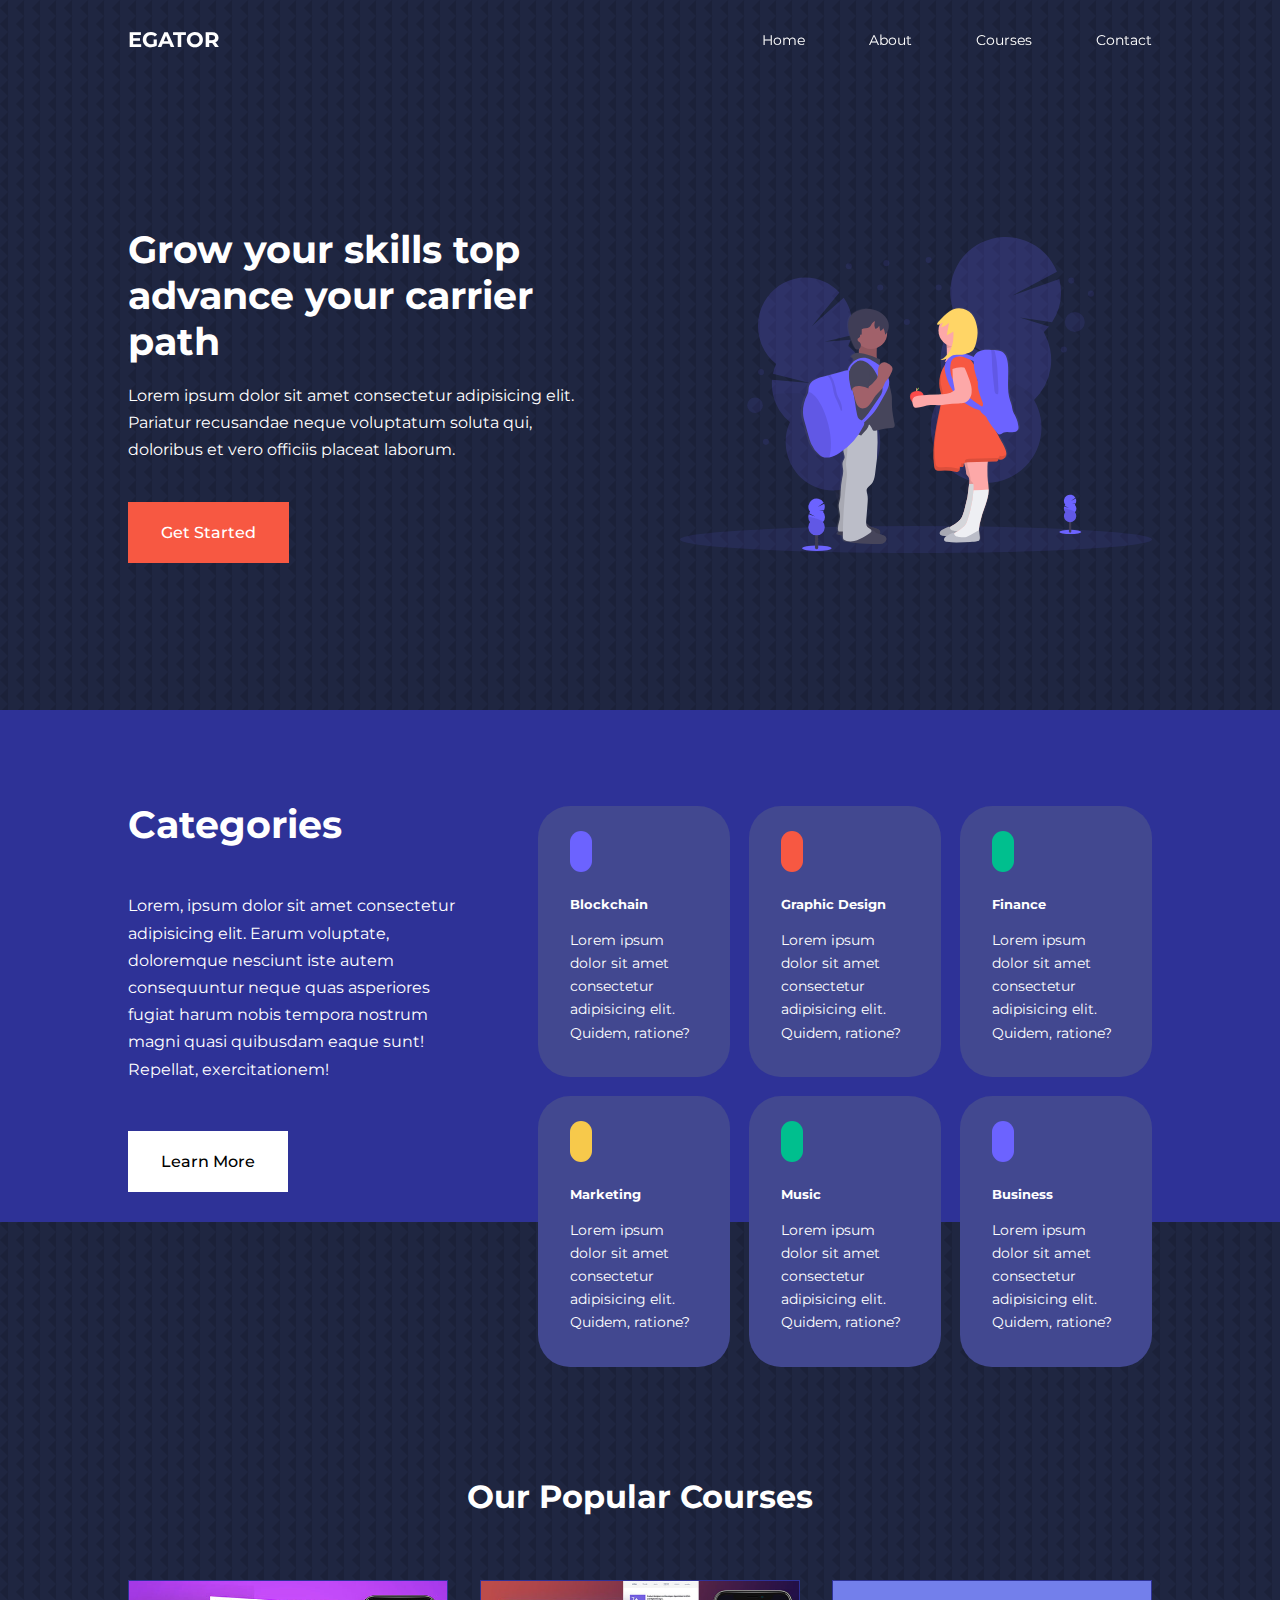
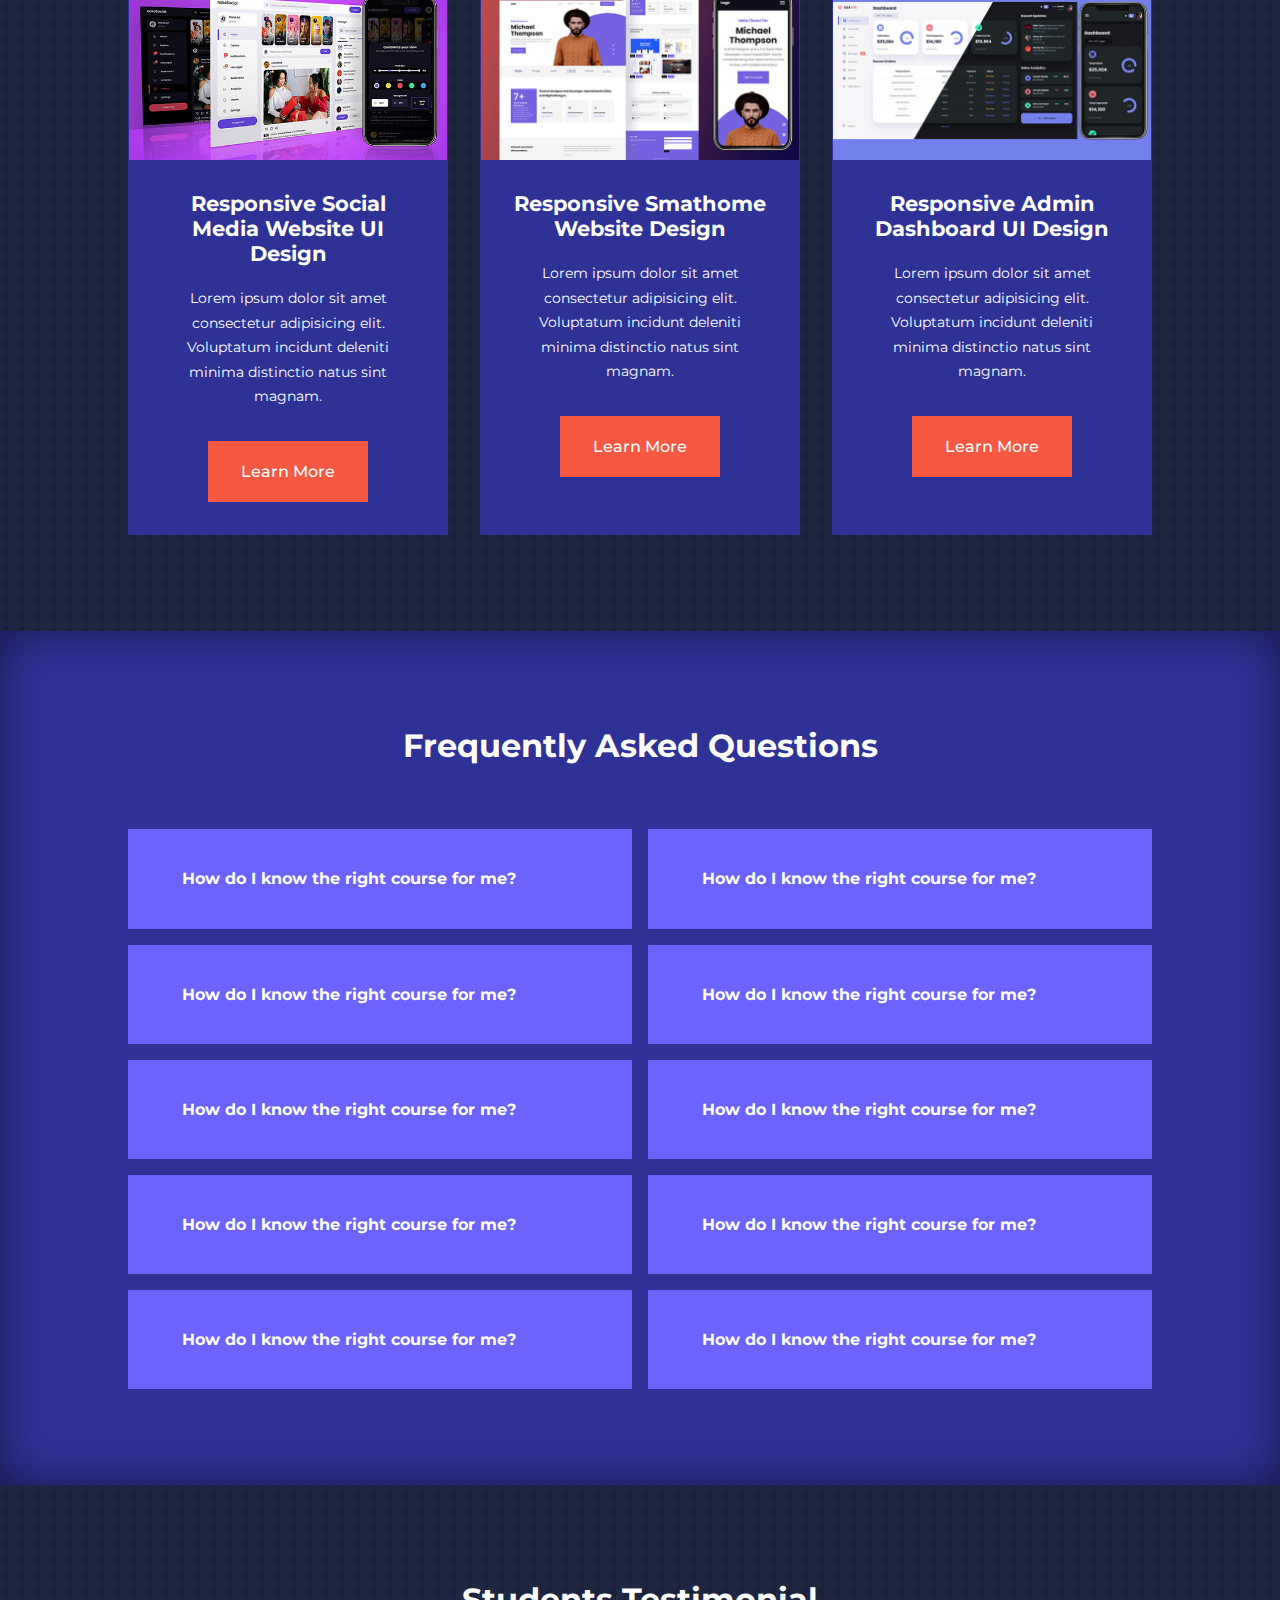
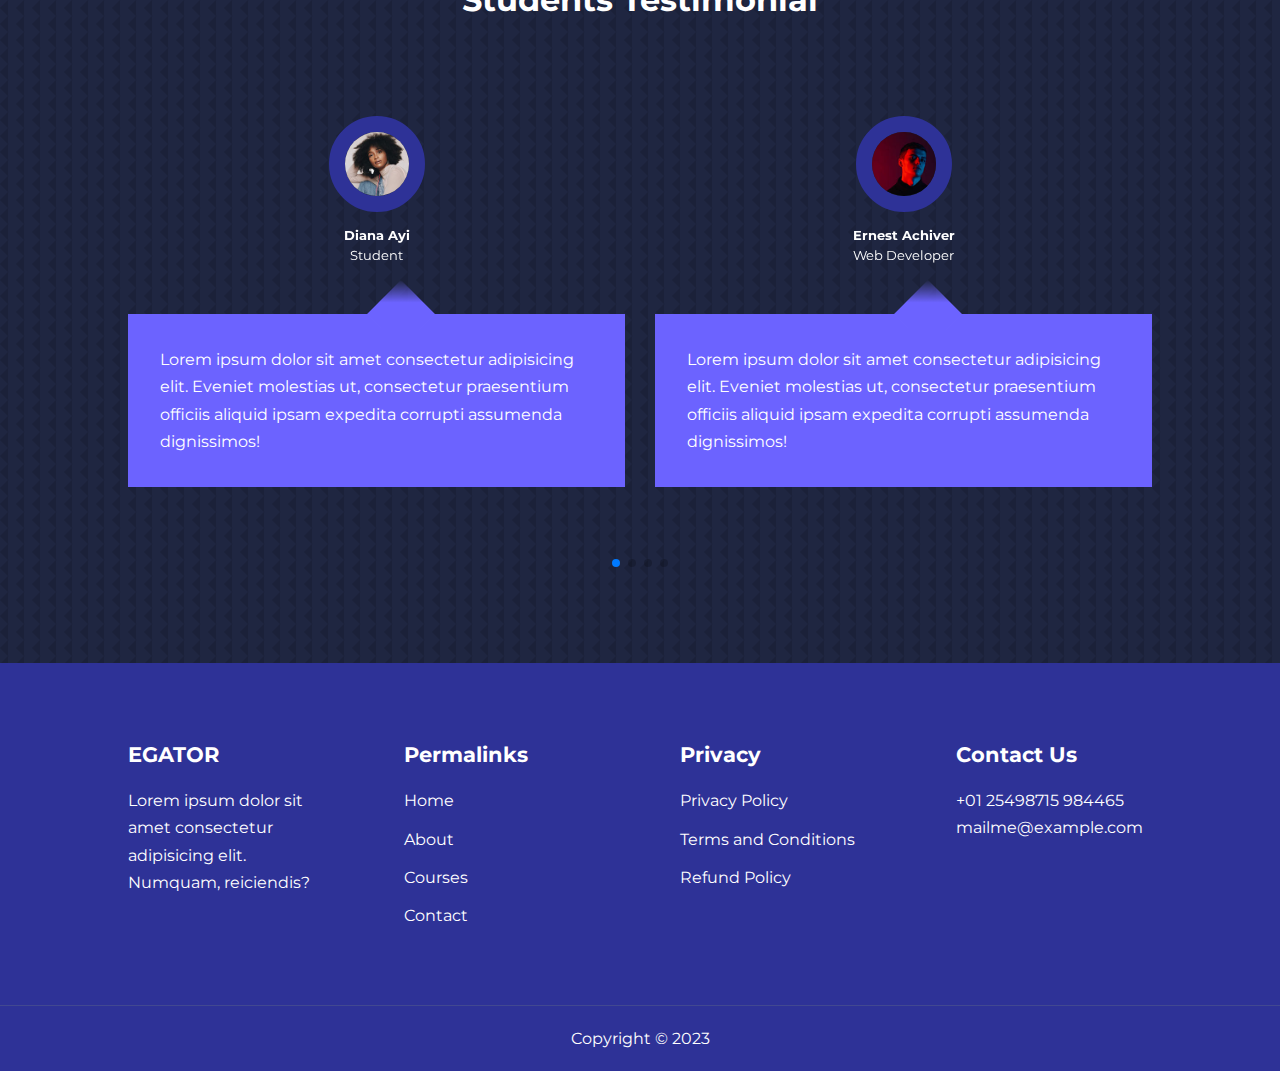
<file: index.html>
<!DOCTYPE html>
<html lang="en">
  <head>
    <meta charset="UTF-8" />
    <meta name="viewport" content="width=device-width, initial-scale=1.0" />
    <title>Educational Website</title>
    <link rel="stylesheet" href="./css/styles.css" />
    <link
      rel="stylesheet"
      href="https://unicons.iconscout.com/release/v4.0.8/css/line.css"
    />
    <link
      rel="stylesheet"
      href="https://unicons.iconscout.com/release/v4.0.8/css/solid.css"
    />
    <link rel="preconnect" href="https://fonts.googleapis.com" />
    <link rel="preconnect" href="https://fonts.gstatic.com" crossorigin />
    <link
      href="https://fonts.googleapis.com/css2?family=Montserrat:wght@300;400;500;600;700;800;900&display=swap"
      rel="stylesheet"
    />
    <link
      rel="stylesheet"
      href="https://cdn.jsdelivr.net/npm/swiper@11/swiper-bundle.min.css"
    />
    <style>
      body {
        background-image: url(./images/bg-texture.png);
      }
    </style>
  </head>
  <body>
    <nav>
      <div class="container nav__container">
        <a href="index.html"><h4>EGATOR</h4></a>
        <ul class="nav__menu">
          <li><a href="index.html">Home</a></li>
          <li><a href="about.html">About</a></li>
          <li><a href="courses.html">Courses</a></li>
          <li><a href="contact.html">Contact</a></li>
        </ul>
        <button id="open-menu-btn"><i class="uis uis-bars"></i></button>
        <button id="close-menu-btn"><i class="uis uis-multiply"></i></button>
      </div>
    </nav>

    <header>
      <div class="container header__container">
        <div class="header__left">
          <h1>Grow your skills top advance your carrier path</h1>
          <p>
            Lorem ipsum dolor sit amet consectetur adipisicing elit. Pariatur
            recusandae neque voluptatum soluta qui, doloribus et vero officiis
            placeat laborum.
          </p>
          <a href="courses.html" class="btn btn-primary">Get Started</a>
        </div>
        <div class="header__right">
          <div class="header__right-image">
            <img src="./images/header.svg" alt="header image" />
          </div>
        </div>
      </div>
    </header>

    <section class="categories">
      <div class="container categories__container">
        <div class="categories__left">
          <h1>Categories</h1>
          <p>
            Lorem, ipsum dolor sit amet consectetur adipisicing elit. Earum
            voluptate, doloremque nesciunt iste autem consequuntur neque quas
            asperiores fugiat harum nobis tempora nostrum magni quasi quibusdam
            eaque sunt! Repellat, exercitationem!
          </p>
          <a href="#" class="btn">Learn More</a>
        </div>
        <div class="categories__right">
          <article class="category">
            <span class="category__icon"
              ><i class="uil uil-bitcoin-circle"></i
            ></span>
            <h5>Blockchain</h5>
            <p>
              Lorem ipsum dolor sit amet consectetur adipisicing elit. Quidem,
              ratione?
            </p>
          </article>
          <article class="category">
            <span class="category__icon"><i class="uil uil-palette"></i></span>
            <h5>Graphic Design</h5>
            <p>
              Lorem ipsum dolor sit amet consectetur adipisicing elit. Quidem,
              ratione?
            </p>
          </article>
          <article class="category">
            <span class="category__icon"
              ><i class="uil uil-rupee-sign"></i
            ></span>
            <h5>Finance</h5>
            <p>
              Lorem ipsum dolor sit amet consectetur adipisicing elit. Quidem,
              ratione?
            </p>
          </article>
          <article class="category">
            <span class="category__icon"
              ><i class="uil uil-megaphone"></i
            ></span>
            <h5>Marketing</h5>
            <p>
              Lorem ipsum dolor sit amet consectetur adipisicing elit. Quidem,
              ratione?
            </p>
          </article>
          <article class="category">
            <span class="category__icon"
              ><i class="uil uil-headphones"></i
            ></span>
            <h5>Music</h5>
            <p>
              Lorem ipsum dolor sit amet consectetur adipisicing elit. Quidem,
              ratione?
            </p>
          </article>
          <article class="category">
            <span class="category__icon"
              ><i class="uil uil-briefcase"></i
            ></span>
            <h5>Business</h5>
            <p>
              Lorem ipsum dolor sit amet consectetur adipisicing elit. Quidem,
              ratione?
            </p>
          </article>
        </div>
      </div>
    </section>

    <section class="courses">
      <h2>Our Popular Courses</h2>
      <div class="container courses__container">
        <article class="course">
          <div class="course__image">
            <img src="./images/course1.jpg" alt="Course 1" />
            <div class="courses__info">
              <h4>Responsive Social Media Website UI Design</h4>
              <p>
                Lorem ipsum dolor sit amet consectetur adipisicing elit.
                Voluptatum incidunt deleniti minima distinctio natus sint
                magnam.
              </p>
              <a href="courses.html" class="btn btn-primary">Learn More</a>
            </div>
          </div>
        </article>
        <article class="course">
          <div class="course__image">
            <img src="./images/course2.jpg" alt="Course 2" />
            <div class="courses__info">
              <h4>Responsive Smathome Website Design</h4>
              <p>
                Lorem ipsum dolor sit amet consectetur adipisicing elit.
                Voluptatum incidunt deleniti minima distinctio natus sint
                magnam.
              </p>
              <a href="courses.html" class="btn btn-primary">Learn More</a>
            </div>
          </div>
        </article>
        <article class="course">
          <div class="course__image">
            <img src="./images/course3.jpg" alt="Course 3" />
            <div class="courses__info">
              <h4>Responsive Admin Dashboard UI Design</h4>
              <p>
                Lorem ipsum dolor sit amet consectetur adipisicing elit.
                Voluptatum incidunt deleniti minima distinctio natus sint
                magnam.
              </p>
              <a href="courses.html" class="btn btn-primary">Learn More</a>
            </div>
          </div>
        </article>
      </div>
    </section>

    <section class="faqs">
      <h2>Frequently Asked Questions</h2>
      <div class="container faqs__container">
        <article class="faq">
          <div class="faq__icon"><i class="uil uil-plus"></i></div>
          <div class="question__answer">
            <h4>How do I know the right course for me?</h4>
            <p>
              Lorem ipsum dolor sit amet consectetur adipisicing elit. Eligendi
              ex in architecto soluta laudantium quae veniam, esse dignissimos
              corrupti eos odit dolor totam nemo aliquam nulla corporis saepe
              recusandae velit!
            </p>
          </div>
        </article>
        <article class="faq">
          <div class="faq__icon"><i class="uil uil-plus"></i></div>
          <div class="question__answer">
            <h4>How do I know the right course for me?</h4>
            <p>
              Lorem ipsum dolor sit amet consectetur adipisicing elit. Eligendi
              ex in architecto soluta laudantium quae veniam, esse dignissimos
              corrupti eos odit dolor totam nemo aliquam nulla corporis saepe
              recusandae velit!
            </p>
          </div>
        </article>
        <article class="faq">
          <div class="faq__icon"><i class="uil uil-plus"></i></div>
          <div class="question__answer">
            <h4>How do I know the right course for me?</h4>
            <p>
              Lorem ipsum dolor sit amet consectetur adipisicing elit. Eligendi
              ex in architecto soluta laudantium quae veniam, esse dignissimos
              corrupti eos odit dolor totam nemo aliquam nulla corporis saepe
              recusandae velit!
            </p>
          </div>
        </article>
        <article class="faq">
          <div class="faq__icon"><i class="uil uil-plus"></i></div>
          <div class="question__answer">
            <h4>How do I know the right course for me?</h4>
            <p>
              Lorem ipsum dolor sit amet consectetur adipisicing elit. Eligendi
              ex in architecto soluta laudantium quae veniam, esse dignissimos
              corrupti eos odit dolor totam nemo aliquam nulla corporis saepe
              recusandae velit!
            </p>
          </div>
        </article>
        <article class="faq">
          <div class="faq__icon"><i class="uil uil-plus"></i></div>
          <div class="question__answer">
            <h4>How do I know the right course for me?</h4>
            <p>
              Lorem ipsum dolor sit amet consectetur adipisicing elit. Eligendi
              ex in architecto soluta laudantium quae veniam, esse dignissimos
              corrupti eos odit dolor totam nemo aliquam nulla corporis saepe
              recusandae velit!
            </p>
          </div>
        </article>
        <article class="faq">
          <div class="faq__icon"><i class="uil uil-plus"></i></div>
          <div class="question__answer">
            <h4>How do I know the right course for me?</h4>
            <p>
              Lorem ipsum dolor sit amet consectetur adipisicing elit. Eligendi
              ex in architecto soluta laudantium quae veniam, esse dignissimos
              corrupti eos odit dolor totam nemo aliquam nulla corporis saepe
              recusandae velit!
            </p>
          </div>
        </article>
        <article class="faq">
          <div class="faq__icon"><i class="uil uil-plus"></i></div>
          <div class="question__answer">
            <h4>How do I know the right course for me?</h4>
            <p>
              Lorem ipsum dolor sit amet consectetur adipisicing elit. Eligendi
              ex in architecto soluta laudantium quae veniam, esse dignissimos
              corrupti eos odit dolor totam nemo aliquam nulla corporis saepe
              recusandae velit!
            </p>
          </div>
        </article>
        <article class="faq">
          <div class="faq__icon"><i class="uil uil-plus"></i></div>
          <div class="question__answer">
            <h4>How do I know the right course for me?</h4>
            <p>
              Lorem ipsum dolor sit amet consectetur adipisicing elit. Eligendi
              ex in architecto soluta laudantium quae veniam, esse dignissimos
              corrupti eos odit dolor totam nemo aliquam nulla corporis saepe
              recusandae velit!
            </p>
          </div>
        </article>
        <article class="faq">
          <div class="faq__icon"><i class="uil uil-plus"></i></div>
          <div class="question__answer">
            <h4>How do I know the right course for me?</h4>
            <p>
              Lorem ipsum dolor sit amet consectetur adipisicing elit. Eligendi
              ex in architecto soluta laudantium quae veniam, esse dignissimos
              corrupti eos odit dolor totam nemo aliquam nulla corporis saepe
              recusandae velit!
            </p>
          </div>
        </article>
        <article class="faq">
          <div class="faq__icon"><i class="uil uil-plus"></i></div>
          <div class="question__answer">
            <h4>How do I know the right course for me?</h4>
            <p>
              Lorem ipsum dolor sit amet consectetur adipisicing elit. Eligendi
              ex in architecto soluta laudantium quae veniam, esse dignissimos
              corrupti eos odit dolor totam nemo aliquam nulla corporis saepe
              recusandae velit!
            </p>
          </div>
        </article>
      </div>
    </section>

    <section class="container testimonials__container mySwiper">
      <h2>Students Testimonial</h2>
      <div class="swiper-wrapper">
        <article class="testimonial swiper-slide">
          <div class="avatar">
            <img src="./images/avatar1.jpg" />
          </div>
          <div class="testimonial__info">
            <h5>Diana Ayi</h5>
            <small>Student</small>
          </div>
          <div class="testimonial__body">
            <p class="footer__p">
              Lorem ipsum dolor sit amet consectetur adipisicing elit. Eveniet
              molestias ut, consectetur praesentium officiis aliquid ipsam
              expedita corrupti assumenda dignissimos!
            </p>
          </div>
        </article>
        <article class="testimonial swiper-slide">
          <div class="avatar">
            <img src="./images/avatar2.jpg" />
          </div>
          <div class="testimonial__info">
            <h5>Ernest Achiver</h5>
            <small>Web Developer</small>
          </div>
          <div class="testimonial__body">
            <p class="footer__p">
              Lorem ipsum dolor sit amet consectetur adipisicing elit. Eveniet
              molestias ut, consectetur praesentium officiis aliquid ipsam
              expedita corrupti assumenda dignissimos!
            </p>
          </div>
        </article>
        <article class="testimonial swiper-slide">
          <div class="avatar">
            <img src="./images/avatar3.jpg" />
          </div>
          <div class="testimonial__info">
            <h5>Edem Quist</h5>
            <small>Student</small>
          </div>
          <div class="testimonial__body">
            <p class="footer__p">
              Lorem ipsum dolor sit amet consectetur adipisicing elit. Eveniet
              molestias ut, consectetur praesentium officiis aliquid ipsam
              expedita corrupti assumenda dignissimos!
            </p>
          </div>
        </article>
        <article class="testimonial swiper-slide">
          <div class="avatar">
            <img src="./images/avatar4.jpg" />
          </div>
          <div class="testimonial__info">
            <h5>Haijia Bintu</h5>
            <small>Student</small>
          </div>
          <div class="testimonial__body">
            <p class="footer__p">
              Lorem ipsum dolor sit amet consectetur adipisicing elit. Eveniet
              molestias ut, consectetur praesentium officiis aliquid ipsam
              expedita corrupti assumenda dignissimos!
            </p>
          </div>
        </article>
        <article class="testimonial swiper-slide">
          <div class="avatar">
            <img src="./images/avatar5.jpg" />
          </div>
          <div class="testimonial__info">
            <h5>Jane Doe</h5>
            <small>Student</small>
          </div>
          <div class="testimonial__body">
            <p class="footer__p">
              Lorem ipsum dolor sit amet consectetur adipisicing elit. Eveniet
              molestias ut, consectetur praesentium officiis aliquid ipsam
              expedita corrupti assumenda dignissimos!
            </p>
          </div>
        </article>
      </div>
      <div class="swiper-pagination"></div>
    </section>

    <footer class="footer">
      <div class="container footer__container">
        <div class="footer__1">
          <a href="index.html" class="footer__logo"><h4>EGATOR</h4></a>
          <p class="footer__p">
            Lorem ipsum dolor sit amet consectetur adipisicing elit. Numquam,
            reiciendis?
          </p>
        </div>
        <div class="footer__2">
          <h4>Permalinks</h4>
          <ul class="premalinks">
            <li class="footer__p"><a href="index.html">Home</a></li>
            <li class="footer__p"><a href="about.html">About</a></li>
            <li class="footer__p"><a href="courses.html">Courses</a></li>
            <li class="footer__p"><a href="contact.html">Contact</a></li>
          </ul>
        </div>
        <div class="footer__3">
          <h4>Privacy</h4>
          <ul class="privacy">
            <li class="footer__p"><a href="#">Privacy Policy</a></li>
            <li class="footer__p"><a href="#">Terms and Conditions</a></li>
            <li class="footer__p"><a href="#">Refund Policy</a></li>
          </ul>
        </div>

        <div class="footer__4">
          <h4>Contact Us</h4>
          <div>
            <p class="footer__p">+01 25498715 984465</p>
            <p class="footer__p">mailme@example.com</p>
          </div>
          <ul class="footer__socials">
            <li>
              <a href="#"><i class="uil uil-facebook-f"></i></a>
            </li>
            <li>
              <a href="#"><i class="uil uil-instagram-alt"></i></a>
            </li>
            <li>
              <a href="#"><i class="uil uil-twitter"></i></a>
            </li>
            <li>
              <a href="#"><i class="uil uil-linkedin-alt"></i></a>
            </li>
          </ul>
        </div>
      </div>
      <div class="footer__copyright">
        <small class="footer__p">Copyright &copy; 2023</small>
      </div>
    </footer>

    <script src="https://cdn.jsdelivr.net/npm/swiper@11/swiper-bundle.min.js"></script>
    <script src="main.js"></script>
    <script>
      var swiper = new Swiper(".mySwiper", {
        slidesPerView: 1,
        spaceBetween: 30,
        pagination: {
          el: ".swiper-pagination",
          clickable: true,
        },

        breakpoints: {
          600: {
            slidesPerView: 2,
          },
        },
      });
    </script>
  </body>
</html>
</file>
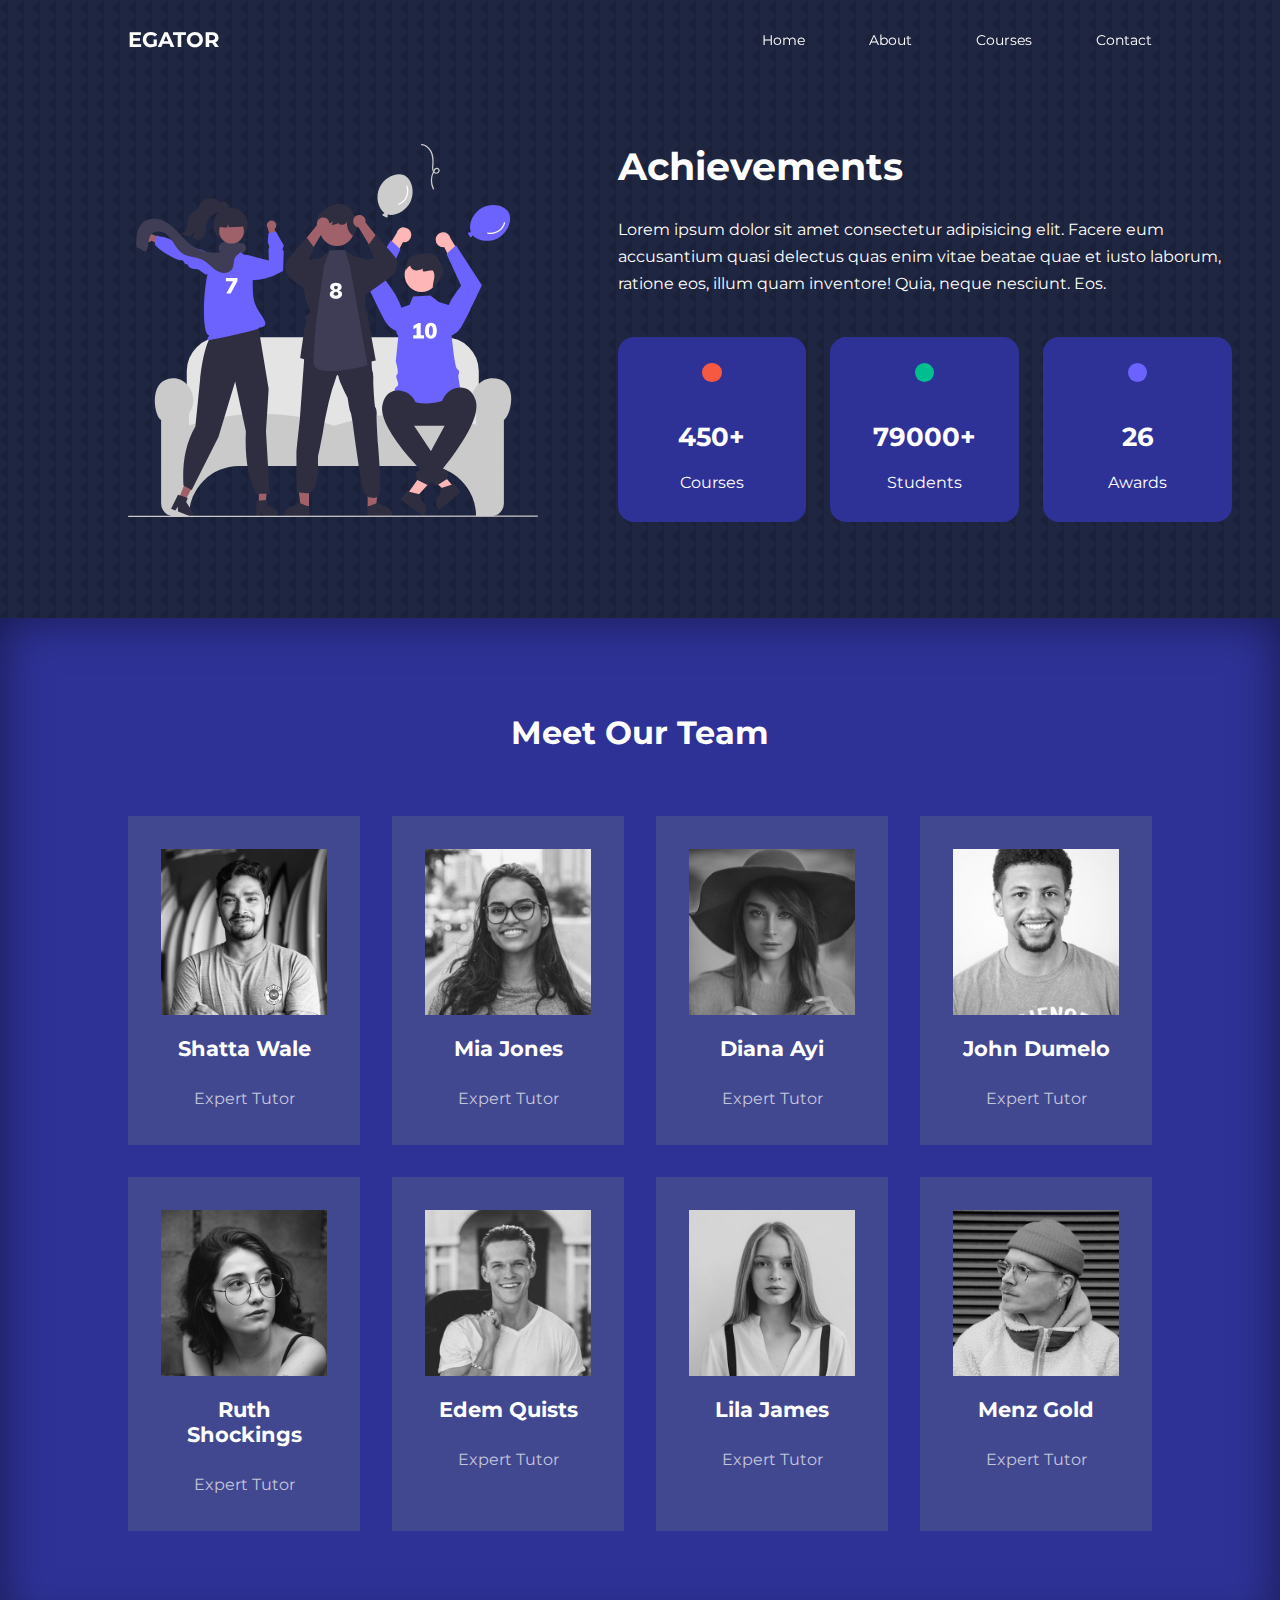
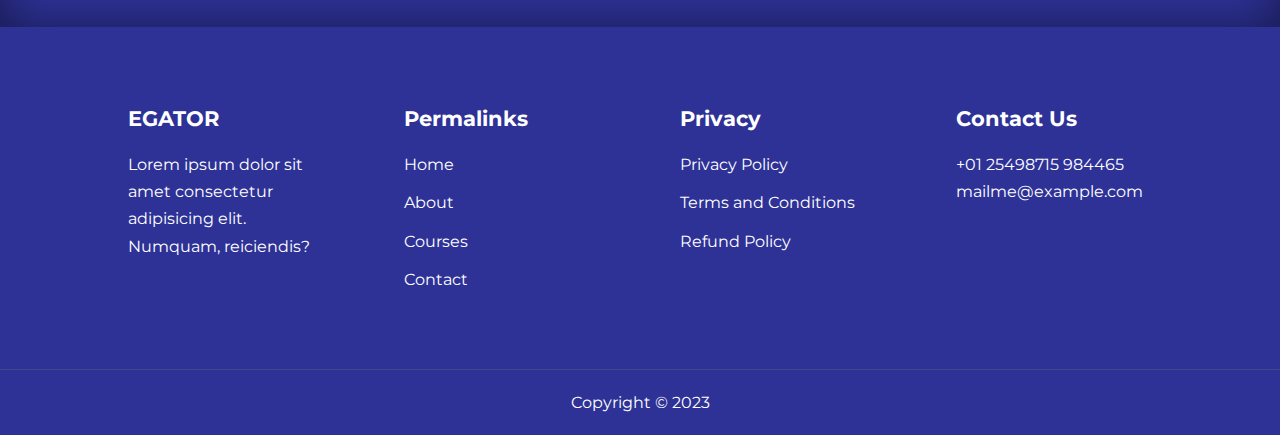
<file: about.html>
<!DOCTYPE html>
<html lang="en">
  <head>
    <meta charset="UTF-8" />
    <meta name="viewport" content="width=device-width, initial-scale=1.0" />
    <title>Educational Website</title>
    <link rel="stylesheet" href="./css/styles.css" />
    <link
      rel="stylesheet"
      href="https://unicons.iconscout.com/release/v4.0.8/css/line.css"
    />
    <link
      rel="stylesheet"
      href="https://unicons.iconscout.com/release/v4.0.8/css/solid.css"
    />
    <link rel="preconnect" href="https://fonts.googleapis.com" />
    <link rel="preconnect" href="https://fonts.gstatic.com" crossorigin />
    <link
      href="https://fonts.googleapis.com/css2?family=Montserrat:wght@300;400;500;600;700;800;900&display=swap"
      rel="stylesheet"
    />
    <link
      rel="stylesheet"
      href="https://cdn.jsdelivr.net/npm/swiper@11/swiper-bundle.min.css"
    />
    <link rel="stylesheet" href="./css/about.css" />
    <style>
      body {
        background-image: url(./images/bg-texture.png);
      }
    </style>
  </head>

  <body>
    <nav>
      <div class="container nav__container">
        <a href="index.html"><h4>EGATOR</h4></a>
        <ul class="nav__menu">
          <li><a href="index.html">Home</a></li>
          <li><a href="about.html">About</a></li>
          <li><a href="courses.html">Courses</a></li>
          <li><a href="contact.html">Contact</a></li>
        </ul>
        <button id="open-menu-btn"><i class="uis uis-bars"></i></button>
        <button id="close-menu-btn"><i class="uis uis-multiply"></i></button>
      </div>
    </nav>

    <section class="about__achievements">
      <div class="container about__achievements-container">
        <div class="about__achievements-left">
          <img src="./images/about achievements.svg" alt="" />
        </div>
        <div class="about__achievements-right">
          <h1>Achievements</h1>
          <p>
            Lorem ipsum dolor sit amet consectetur adipisicing elit. Facere eum
            accusantium quasi delectus quas enim vitae beatae quae et iusto
            laborum, ratione eos, illum quam inventore! Quia, neque nesciunt.
            Eos.
          </p>
          <div class="achievements__cards">
            <article class="achievement__card">
              <span class="achievement__icon">
                <i class="uil uil-video"></i>
              </span>
              <h3>450+</h3>
              <p>Courses</p>
            </article>
            <article class="achievement__card">
              <span class="achievement__icon">
                <i class="uil uil-users-alt"></i>
              </span>
              <h3>79000+</h3>
              <p>Students</p>
            </article>
            <article class="achievement__card">
              <span class="achievement__icon">
                <i class="uil uil-trophy"></i>
              </span>
              <h3>26</h3>
              <p>Awards</p>
            </article>
          </div>
        </div>
      </div>
    </section>

    <section class="team">
      <h2>Meet Our Team</h2>
      <div class="container team__container">
        <article class="team__member">
          <div class="team__member-image">
            <img src="./images/tm1.jpg" />
          </div>
          <div class="team__member-info">
            <h4>Shatta Wale</h4>
            <p>Expert Tutor</p>
          </div>
          <div class="team__member-socials">
            <a href="http://instagram.com" target="_blank"
              ><i class="uil uil-instagram"></i
            ></a>
            <a href="http://twitter.com" target="_blank"
              ><i class="uil uil-twitter-alt"></i
            ></a>
            <a href="http://linkedin.com" target="_blank"
              ><i class="uil uil-linkedin-alt"></i
            ></a>
          </div>
        </article>
        <article class="team__member">
          <div class="team__member-image">
            <img src="./images/tm2.jpg" />
          </div>
          <div class="team__member-info">
            <h4>Mia Jones</h4>
            <p>Expert Tutor</p>
          </div>
          <div class="team__member-socials">
            <a href="http://instagram.com" target="_blank"
              ><i class="uil uil-instagram"></i
            ></a>
            <a href="http://twitter.com" target="_blank"
              ><i class="uil uil-twitter-alt"></i
            ></a>
            <a href="http://linkedin.com" target="_blank"
              ><i class="uil uil-linkedin-alt"></i
            ></a>
          </div>
        </article>
        <article class="team__member">
          <div class="team__member-image">
            <img src="./images/tm3.jpg" />
          </div>
          <div class="team__member-info">
            <h4>Diana Ayi</h4>
            <p>Expert Tutor</p>
          </div>
          <div class="team__member-socials">
            <a href="http://instagram.com" target="_blank"
              ><i class="uil uil-instagram"></i
            ></a>
            <a href="http://twitter.com" target="_blank"
              ><i class="uil uil-twitter-alt"></i
            ></a>
            <a href="http://linkedin.com" target="_blank"
              ><i class="uil uil-linkedin-alt"></i
            ></a>
          </div>
        </article>
        <article class="team__member">
          <div class="team__member-image">
            <img src="./images/tm4.jpg" />
          </div>
          <div class="team__member-info">
            <h4>John Dumelo</h4>
            <p>Expert Tutor</p>
          </div>
          <div class="team__member-socials">
            <a href="http://instagram.com" target="_blank"
              ><i class="uil uil-instagram"></i
            ></a>
            <a href="http://twitter.com" target="_blank"
              ><i class="uil uil-twitter-alt"></i
            ></a>
            <a href="http://linkedin.com" target="_blank"
              ><i class="uil uil-linkedin-alt"></i
            ></a>
          </div>
        </article>
        <article class="team__member">
          <div class="team__member-image">
            <img src="./images/tm5.jpg" />
          </div>
          <div class="team__member-info">
            <h4>Ruth Shockings</h4>
            <p>Expert Tutor</p>
          </div>
          <div class="team__member-socials">
            <a href="http://instagram.com" target="_blank"
              ><i class="uil uil-instagram"></i
            ></a>
            <a href="http://twitter.com" target="_blank"
              ><i class="uil uil-twitter-alt"></i
            ></a>
            <a href="http://linkedin.com" target="_blank"
              ><i class="uil uil-linkedin-alt"></i
            ></a>
          </div>
        </article>
        <article class="team__member">
          <div class="team__member-image">
            <img src="./images/tm6.jpg" />
          </div>
          <div class="team__member-info">
            <h4>Edem Quists</h4>
            <p>Expert Tutor</p>
          </div>
          <div class="team__member-socials">
            <a href="http://instagram.com" target="_blank"
              ><i class="uil uil-instagram"></i
            ></a>
            <a href="http://twitter.com" target="_blank"
              ><i class="uil uil-twitter-alt"></i
            ></a>
            <a href="http://linkedin.com" target="_blank"
              ><i class="uil uil-linkedin-alt"></i
            ></a>
          </div>
        </article>
        <article class="team__member">
          <div class="team__member-image">
            <img src="./images/tm7.jpg" />
          </div>
          <div class="team__member-info">
            <h4>Lila James</h4>
            <p>Expert Tutor</p>
          </div>
          <div class="team__member-socials">
            <a href="http://instagram.com" target="_blank"
              ><i class="uil uil-instagram"></i
            ></a>
            <a href="http://twitter.com" target="_blank"
              ><i class="uil uil-twitter-alt"></i
            ></a>
            <a href="http://linkedin.com" target="_blank"
              ><i class="uil uil-linkedin-alt"></i
            ></a>
          </div>
        </article>
        <article class="team__member">
          <div class="team__member-image">
            <img src="./images/tm8.jpg" />
          </div>
          <div class="team__member-info">
            <h4>Menz Gold</h4>
            <p>Expert Tutor</p>
          </div>
          <div class="team__member-socials">
            <a href="http://instagram.com" target="_blank"
              ><i class="uil uil-instagram"></i
            ></a>
            <a href="http://twitter.com" target="_blank"
              ><i class="uil uil-twitter-alt"></i
            ></a>
            <a href="http://linkedin.com" target="_blank"
              ><i class="uil uil-linkedin-alt"></i
            ></a>
          </div>
        </article>
      </div>
    </section>

    <footer class="footer">
      <div class="container footer__container">
        <div class="footer__1">
          <a href="index.html" class="footer__logo"><h4>EGATOR</h4></a>
          <p class="footer__p">
            Lorem ipsum dolor sit amet consectetur adipisicing elit. Numquam,
            reiciendis?
          </p>
        </div>
        <div class="footer__2">
          <h4>Permalinks</h4>
          <ul class="premalinks">
            <li class="footer__p"><a href="index.html">Home</a></li>
            <li class="footer__p"><a href="about.html">About</a></li>
            <li class="footer__p"><a href="courses.html">Courses</a></li>
            <li class="footer__p"><a href="contact.html">Contact</a></li>
          </ul>
        </div>
        <div class="footer__3">
          <h4>Privacy</h4>
          <ul class="privacy">
            <li class="footer__p"><a href="#">Privacy Policy</a></li>
            <li class="footer__p"><a href="#">Terms and Conditions</a></li>
            <li class="footer__p"><a href="#">Refund Policy</a></li>
          </ul>
        </div>

        <div class="footer__4">
          <h4>Contact Us</h4>
          <div>
            <p class="footer__p">+01 25498715 984465</p>
            <p class="footer__p">mailme@example.com</p>
          </div>
          <ul class="footer__socials">
            <li>
              <a href="#"><i class="uil uil-facebook-f"></i></a>
            </li>
            <li>
              <a href="#"><i class="uil uil-instagram-alt"></i></a>
            </li>
            <li>
              <a href="#"><i class="uil uil-twitter"></i></a>
            </li>
            <li>
              <a href="#"><i class="uil uil-linkedin-alt"></i></a>
            </li>
          </ul>
        </div>
      </div>
      <div class="footer__copyright">
        <small class="footer__p">Copyright &copy; 2023</small>
      </div>
    </footer>

    <script src="main.js"></script>
  </body>
</html>
</file>
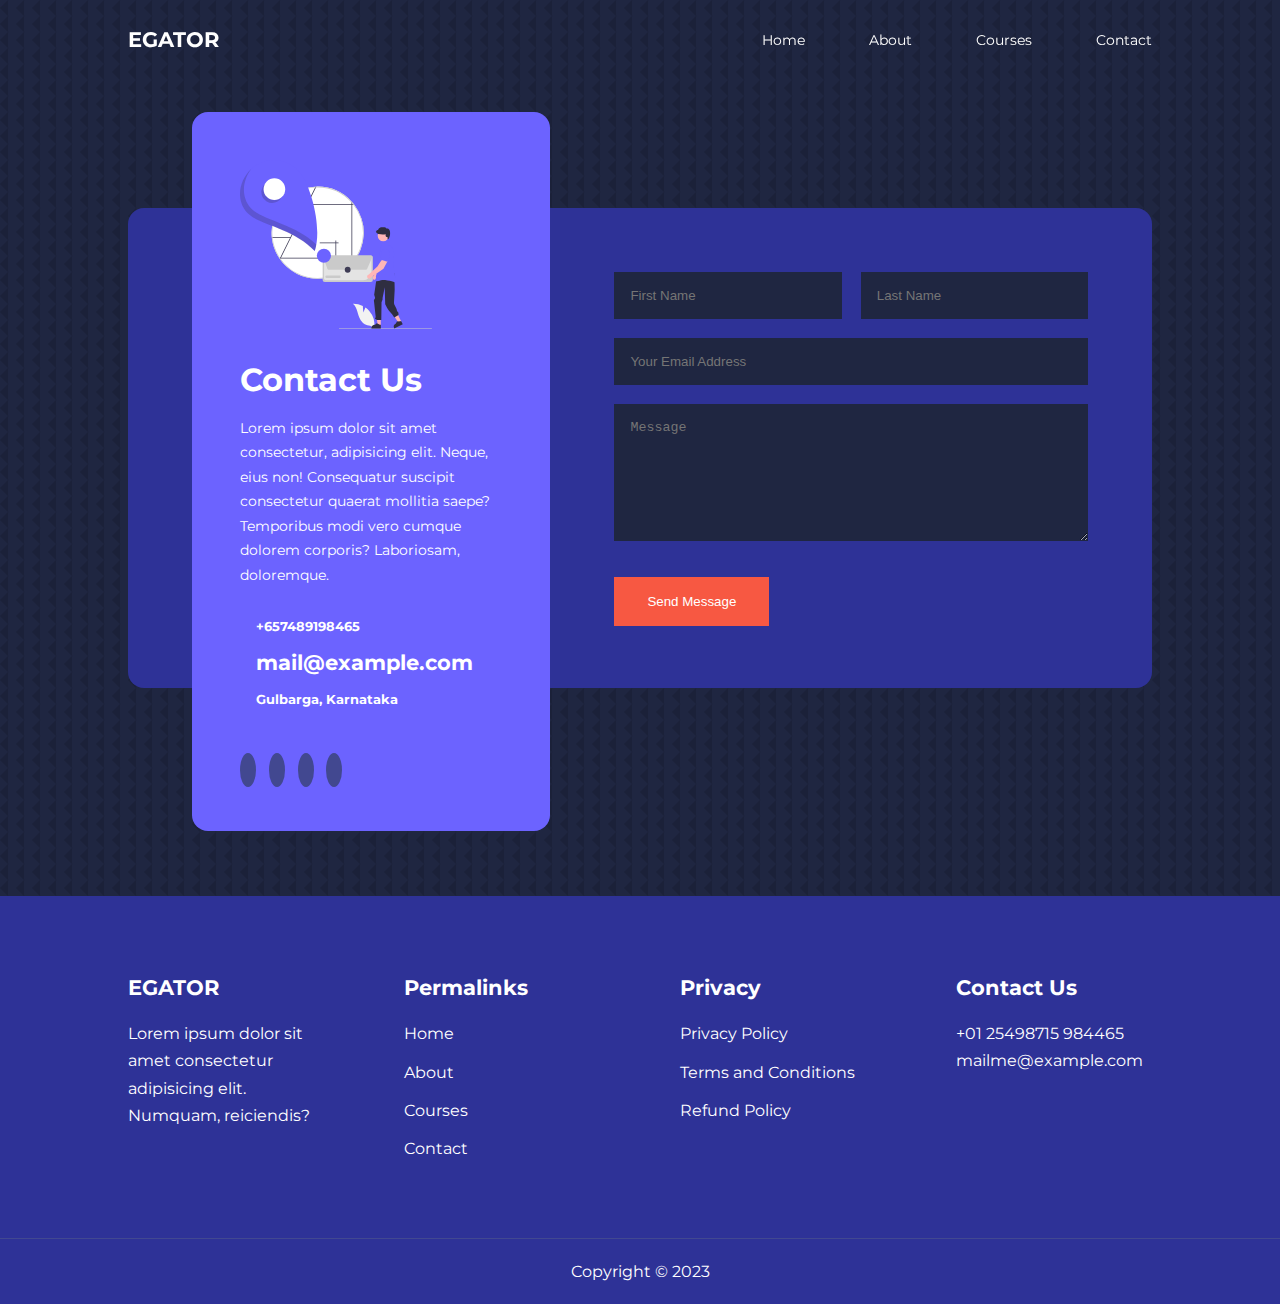
<file: contact.html>
<!DOCTYPE html>
<html lang="en">
  <head>
    <meta charset="UTF-8" />
    <meta name="viewport" content="width=device-width, initial-scale=1.0" />
    <title>Educational Website</title>
    <link rel="stylesheet" href="./css/styles.css" />
    <link rel="stylesheet" href="./css/contact.css" />
    <link
      rel="stylesheet"
      href="https://unicons.iconscout.com/release/v4.0.8/css/line.css"
    />
    <link
      rel="stylesheet"
      href="https://unicons.iconscout.com/release/v4.0.8/css/solid.css"
    />
    <link rel="preconnect" href="https://fonts.googleapis.com" />
    <link rel="preconnect" href="https://fonts.gstatic.com" crossorigin />
    <link
      href="https://fonts.googleapis.com/css2?family=Montserrat:wght@300;400;500;600;700;800;900&display=swap"
      rel="stylesheet"
    />
    <link
      rel="stylesheet"
      href="https://cdn.jsdelivr.net/npm/swiper@11/swiper-bundle.min.css"
    />
    <style>
      body {
        background-image: url(./images/bg-texture.png);
      }
    </style>
  </head>
  <body>
    <nav>
      <div class="container nav__container">
        <a href="index.html"><h4>EGATOR</h4></a>
        <ul class="nav__menu">
          <li><a href="index.html">Home</a></li>
          <li><a href="about.html">About</a></li>
          <li><a href="courses.html">Courses</a></li>
          <li><a href="contact.html">Contact</a></li>
        </ul>
        <button id="open-menu-btn"><i class="uis uis-bars"></i></button>
        <button id="close-menu-btn"><i class="uis uis-multiply"></i></button>
      </div>
    </nav>

    <section class="contact">
      <div class="container contact__container">
        <aside class="contact__aside">
          <div class="aside__image">
            <img src="./images/contact.svg" alt="" />
          </div>
          <h2>Contact Us</h2>
          <p>
            Lorem ipsum dolor sit amet consectetur, adipisicing elit. Neque,
            eius non! Consequatur suscipit consectetur quaerat mollitia saepe?
            Temporibus modi vero cumque dolorem corporis? Laboriosam,
            doloremque.
          </p>
          <ul class="contact__details">
            <li>
              <i class="uil uil-phone-times"></i>
              <h5>+657489198465</h5>
            </li>
            <li>
              <i class="uil uil-envelope"></i>
              <h4>mail@example.com</h4>
            </li>
            <li>
              <i class="uil uil-location-point"></i>
              <h5>Gulbarga, Karnataka</h5>
            </li>
          </ul>
          <ul class="contact__socials">
            <li>
              <a href="facebook.com"><i class="uil uil-facebook-f"></i></a>
            </li>
            <li>
              <a href="instagram.com"><i class="uil uil-instagram"></i></a>
            </li>
            <li>
              <a href="twitter.com"><i class="uil uil-twitter"></i></a>
            </li>
            <li>
              <a href="linkedin.com"><i class="uil uil-linkedin-alt"></i></a>
            </li>
          </ul>
        </aside>

        <form class="contact__form">
          <div class="form__name">
            <input
              type="text"
              name="First Name"
              placeholder="First Name"
              required
            />
            <input
              type="text"
              name="Last Name"
              placeholder="Last Name"
              required
            />
          </div>
          <input
            type="email"
            name="Email Address"
            placeholder="Your Email Address"
            required
          />

          <textarea
            name="Message"
            rows="7"
            required
            placeholder="Message"
          ></textarea>
          <button type="submit" class="btn btn-primary">Send Message</button>
        </form>
      </div>
    </section>

    <footer class="footer">
      <div class="container footer__container">
        <div class="footer__1">
          <a href="index.html" class="footer__logo"><h4>EGATOR</h4></a>
          <p class="footer__p">
            Lorem ipsum dolor sit amet consectetur adipisicing elit. Numquam,
            reiciendis?
          </p>
        </div>
        <div class="footer__2">
          <h4>Permalinks</h4>
          <ul class="premalinks">
            <li class="footer__p"><a href="index.html">Home</a></li>
            <li class="footer__p"><a href="about.html">About</a></li>
            <li class="footer__p"><a href="courses.html">Courses</a></li>
            <li class="footer__p"><a href="contact.html">Contact</a></li>
          </ul>
        </div>
        <div class="footer__3">
          <h4>Privacy</h4>
          <ul class="privacy">
            <li class="footer__p"><a href="#">Privacy Policy</a></li>
            <li class="footer__p"><a href="#">Terms and Conditions</a></li>
            <li class="footer__p"><a href="#">Refund Policy</a></li>
          </ul>
        </div>

        <div class="footer__4">
          <h4>Contact Us</h4>
          <div>
            <p class="footer__p">+01 25498715 984465</p>
            <p class="footer__p">mailme@example.com</p>
          </div>
          <ul class="footer__socials">
            <li>
              <a href="#"><i class="uil uil-facebook-f"></i></a>
            </li>
            <li>
              <a href="#"><i class="uil uil-instagram-alt"></i></a>
            </li>
            <li>
              <a href="#"><i class="uil uil-twitter"></i></a>
            </li>
            <li>
              <a href="#"><i class="uil uil-linkedin-alt"></i></a>
            </li>
          </ul>
        </div>
      </div>
      <div class="footer__copyright">
        <small class="footer__p">Copyright &copy; 2023</small>
      </div>
    </footer>

    <script src="main.js"></script>
  </body>
</html>
</file>
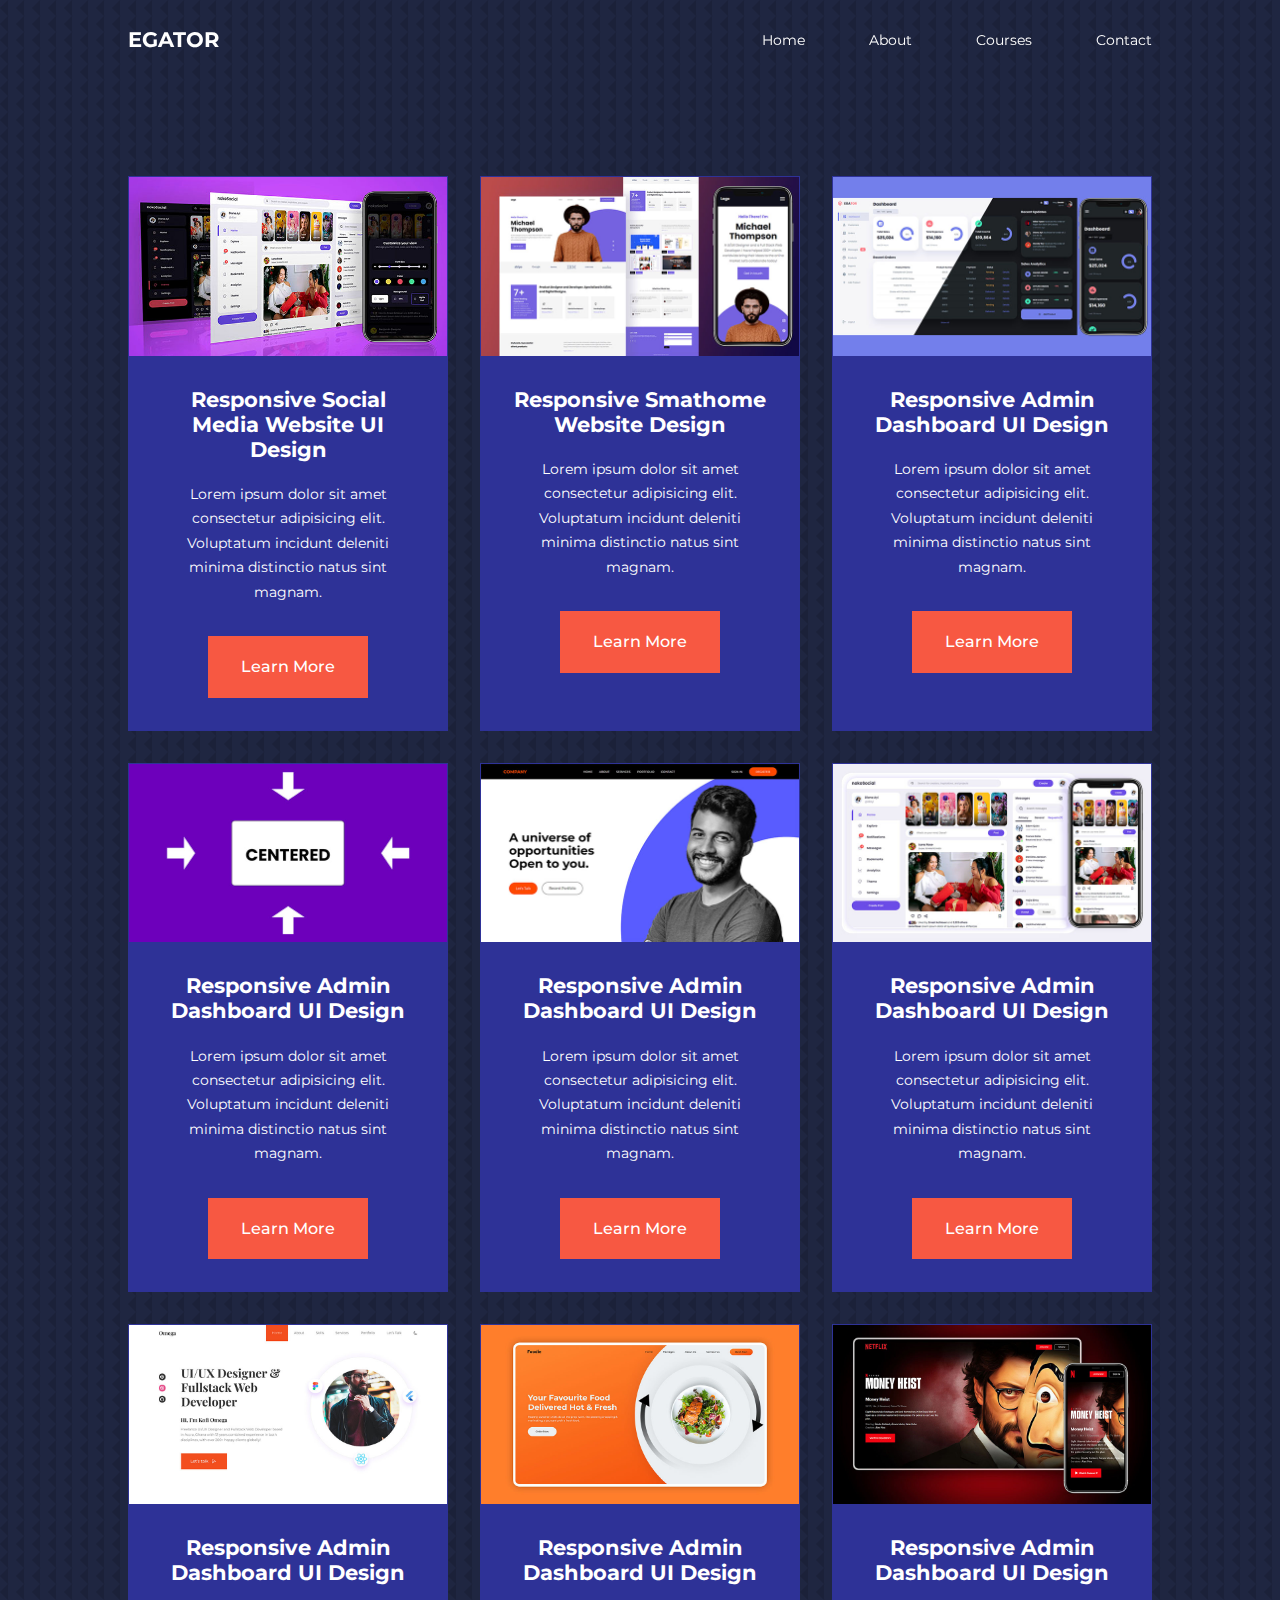
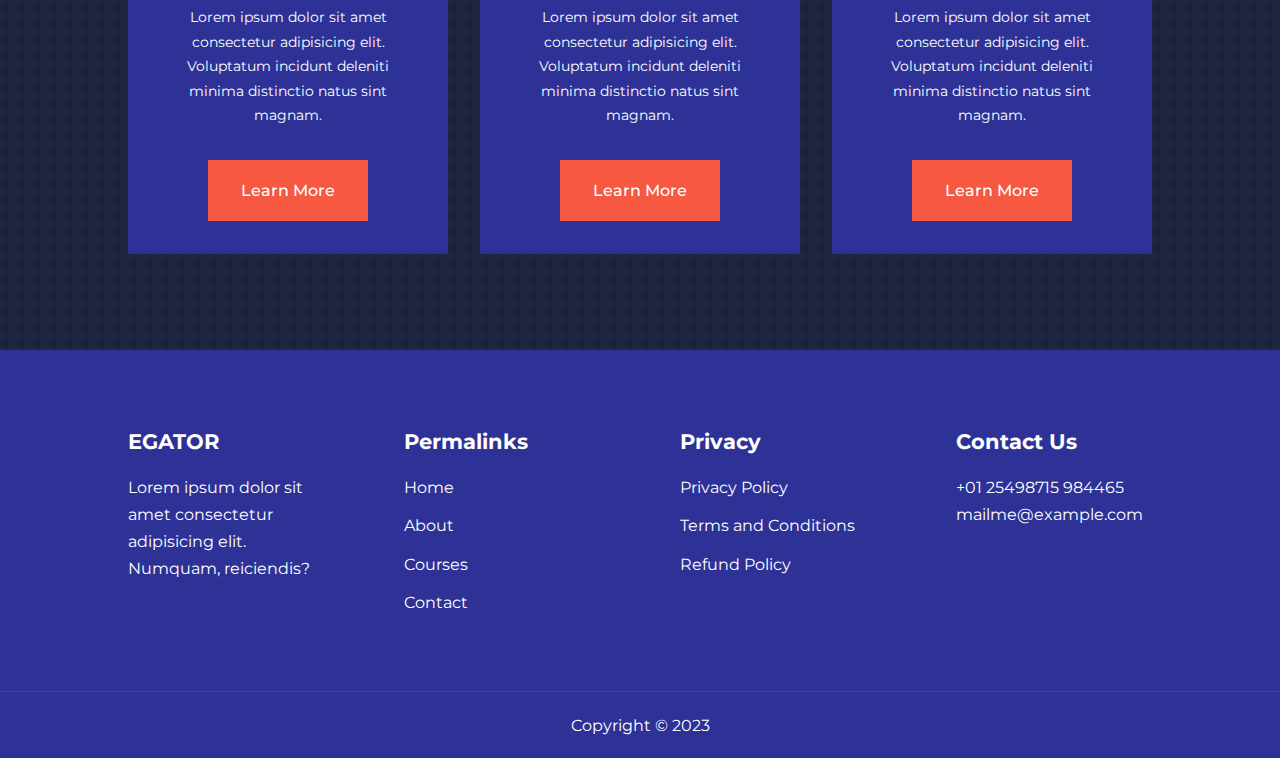
<file: courses.html>
<!DOCTYPE html>
<html lang="en">
  <head>
    <meta charset="UTF-8" />
    <meta name="viewport" content="width=device-width, initial-scale=1.0" />
    <title>Educational Website</title>
    <link rel="stylesheet" href="./css/styles.css" />
    <link
      rel="stylesheet"
      href="https://unicons.iconscout.com/release/v4.0.8/css/line.css"
    />
    <link
      rel="stylesheet"
      href="https://unicons.iconscout.com/release/v4.0.8/css/solid.css"
    />
    <link rel="preconnect" href="https://fonts.googleapis.com" />
    <link rel="preconnect" href="https://fonts.gstatic.com" crossorigin />
    <link
      href="https://fonts.googleapis.com/css2?family=Montserrat:wght@300;400;500;600;700;800;900&display=swap"
      rel="stylesheet"
    />
    <link
      rel="stylesheet"
      href="https://cdn.jsdelivr.net/npm/swiper@11/swiper-bundle.min.css"
    />
    <style>
      .courses {
        margin-top: 5rem;
      }
      body {
        background-image: url(./images/bg-texture.png);
      }
    </style>
  </head>

  <body>
    <nav>
      <div class="container nav__container">
        <a href="index.html"><h4>EGATOR</h4></a>
        <ul class="nav__menu">
          <li><a href="index.html">Home</a></li>
          <li><a href="about.html">About</a></li>
          <li><a href="courses.html">Courses</a></li>
          <li><a href="contact.html">Contact</a></li>
        </ul>
        <button id="open-menu-btn"><i class="uis uis-bars"></i></button>
        <button id="close-menu-btn"><i class="uis uis-multiply"></i></button>
      </div>
    </nav>

    <section class="courses">
      <div class="container courses__container">
        <article class="course">
          <div class="course__image">
            <img src="./images/course1.jpg" alt="Course 1" />
            <div class="courses__info">
              <h4>Responsive Social Media Website UI Design</h4>
              <p>
                Lorem ipsum dolor sit amet consectetur adipisicing elit.
                Voluptatum incidunt deleniti minima distinctio natus sint
                magnam.
              </p>
              <a href="courses.html" class="btn btn-primary">Learn More</a>
            </div>
          </div>
        </article>
        <article class="course">
          <div class="course__image">
            <img src="./images/course2.jpg" alt="Course 2" />
            <div class="courses__info">
              <h4>Responsive Smathome Website Design</h4>
              <p>
                Lorem ipsum dolor sit amet consectetur adipisicing elit.
                Voluptatum incidunt deleniti minima distinctio natus sint
                magnam.
              </p>
              <a href="courses.html" class="btn btn-primary">Learn More</a>
            </div>
          </div>
        </article>
        <article class="course">
          <div class="course__image">
            <img src="./images/course3.jpg" alt="Course 3" />
            <div class="courses__info">
              <h4>Responsive Admin Dashboard UI Design</h4>
              <p>
                Lorem ipsum dolor sit amet consectetur adipisicing elit.
                Voluptatum incidunt deleniti minima distinctio natus sint
                magnam.
              </p>
              <a href="courses.html" class="btn btn-primary">Learn More</a>
            </div>
          </div>
        </article>
        <article class="course">
          <div class="course__image">
            <img src="./images/course4.jpg" alt="Course 3" />
            <div class="courses__info">
              <h4>Responsive Admin Dashboard UI Design</h4>
              <p>
                Lorem ipsum dolor sit amet consectetur adipisicing elit.
                Voluptatum incidunt deleniti minima distinctio natus sint
                magnam.
              </p>
              <a href="courses.html" class="btn btn-primary">Learn More</a>
            </div>
          </div>
        </article>
        <article class="course">
          <div class="course__image">
            <img src="./images/course5.jpg" alt="Course 3" />
            <div class="courses__info">
              <h4>Responsive Admin Dashboard UI Design</h4>
              <p>
                Lorem ipsum dolor sit amet consectetur adipisicing elit.
                Voluptatum incidunt deleniti minima distinctio natus sint
                magnam.
              </p>
              <a href="courses.html" class="btn btn-primary">Learn More</a>
            </div>
          </div>
        </article>
        <article class="course">
          <div class="course__image">
            <img src="./images/course6.jpg" alt="Course 3" />
            <div class="courses__info">
              <h4>Responsive Admin Dashboard UI Design</h4>
              <p>
                Lorem ipsum dolor sit amet consectetur adipisicing elit.
                Voluptatum incidunt deleniti minima distinctio natus sint
                magnam.
              </p>
              <a href="courses.html" class="btn btn-primary">Learn More</a>
            </div>
          </div>
        </article>
        <article class="course">
          <div class="course__image">
            <img src="./images/course7.jpg" alt="Course 3" />
            <div class="courses__info">
              <h4>Responsive Admin Dashboard UI Design</h4>
              <p>
                Lorem ipsum dolor sit amet consectetur adipisicing elit.
                Voluptatum incidunt deleniti minima distinctio natus sint
                magnam.
              </p>
              <a href="courses.html" class="btn btn-primary">Learn More</a>
            </div>
          </div>
        </article>
        <article class="course">
          <div class="course__image">
            <img src="./images/course8.jpg" alt="Course 3" />
            <div class="courses__info">
              <h4>Responsive Admin Dashboard UI Design</h4>
              <p>
                Lorem ipsum dolor sit amet consectetur adipisicing elit.
                Voluptatum incidunt deleniti minima distinctio natus sint
                magnam.
              </p>
              <a href="courses.html" class="btn btn-primary">Learn More</a>
            </div>
          </div>
        </article>
        <article class="course">
          <div class="course__image">
            <img src="./images/course9.jpg" alt="Course 3" />
            <div class="courses__info">
              <h4>Responsive Admin Dashboard UI Design</h4>
              <p>
                Lorem ipsum dolor sit amet consectetur adipisicing elit.
                Voluptatum incidunt deleniti minima distinctio natus sint
                magnam.
              </p>
              <a href="courses.html" class="btn btn-primary">Learn More</a>
            </div>
          </div>
        </article>
      </div>
    </section>

    <footer class="footer">
      <div class="container footer__container">
        <div class="footer__1">
          <a href="index.html" class="footer__logo"><h4>EGATOR</h4></a>
          <p class="footer__p">
            Lorem ipsum dolor sit amet consectetur adipisicing elit. Numquam,
            reiciendis?
          </p>
        </div>
        <div class="footer__2">
          <h4>Permalinks</h4>
          <ul class="premalinks">
            <li class="footer__p"><a href="index.html">Home</a></li>
            <li class="footer__p"><a href="about.html">About</a></li>
            <li class="footer__p"><a href="courses.html">Courses</a></li>
            <li class="footer__p"><a href="contact.html">Contact</a></li>
          </ul>
        </div>
        <div class="footer__3">
          <h4>Privacy</h4>
          <ul class="privacy">
            <li class="footer__p"><a href="#">Privacy Policy</a></li>
            <li class="footer__p"><a href="#">Terms and Conditions</a></li>
            <li class="footer__p"><a href="#">Refund Policy</a></li>
          </ul>
        </div>

        <div class="footer__4">
          <h4>Contact Us</h4>
          <div>
            <p class="footer__p">+01 25498715 984465</p>
            <p class="footer__p">mailme@example.com</p>
          </div>
          <ul class="footer__socials">
            <li>
              <a href="#"><i class="uil uil-facebook-f"></i></a>
            </li>
            <li>
              <a href="#"><i class="uil uil-instagram-alt"></i></a>
            </li>
            <li>
              <a href="#"><i class="uil uil-twitter"></i></a>
            </li>
            <li>
              <a href="#"><i class="uil uil-linkedin-alt"></i></a>
            </li>
          </ul>
        </div>
      </div>
      <div class="footer__copyright">
        <small class="footer__p">Copyright &copy; 2023</small>
      </div>
    </footer>

    <script src="main.js"></script>
  </body>
</html>
</file>
<file: css/styles.css>
* {
  margin: 0;
  padding: 0;
  border: 0;
  outline: 0;
  text-decoration: none;
  list-style: none;
  box-sizing: border-box;
}

:root {
  --color-primary: #6c63ff;
  --color-success: #00bf8e;
  --color-warning: #f7c94b;
  --color-danger: #f75842;
  --color-danger-variant: rgba(247, 88, 64, 0.4);
  --color-white: #fff;
  --color-light: rgba(255, 255, 255, 0.7);
  --color-black: #000;
  --color-bg: #1f2641;
  --color-bg1: #2e3297;
  --color-bg2: #424890;

  --container-width-lg: 80%;
  --container-width-md: 90%;
  --container-width-sm: 94%;

  --transition: all 400ms ease;
}

body {
  font-family: "Montserrat", sans-serif;
  line-height: 1.7;
  color: var(--color-white);
  background: var(--color-bg);
}

.container {
  width: var(--container-width-lg);
  margin: 0 auto;
}

section {
  padding: 6rem 0;
}

section h2 {
  text-align: center;
  margin-bottom: 4rem;
}

h1,
h2,
h3,
h4,
h5 {
  line-height: 1.2;
}

h1 {
  font-size: 2.4rem;
}

h2 {
  font-size: 2rem;
}

h3 {
  font-size: 1.6rem;
}

h4 {
  font-size: 1.3rem;
}

a {
  color: var(--color-white);
}

img {
  width: 100%;
  display: block;
  object-fit: cover;
}

.btn {
  display: inline-block;
  background: var(--color-white);
  color: var(--color-black);
  padding: 1rem 2rem;
  border: 1px solid transparent;
  font-weight: 500;
  transition: var(--transition);
}

.btn:hover {
  background: transparent;
  color: var(--color-white);
  border-color: var(--color-white);
}

.btn-primary {
  background: var(--color-danger);
  color: var(--color-white);
}

nav {
  background: transparent;
  width: 100vw;
  height: 5rem;
  position: fixed;
  top: 0;
  z-index: 11;
}

.window-scroll {
  background: var(--color-primary);
  box-shadow: 0 1rem 2rem rgba(0, 0, 0, 0.2);
}

.nav__container {
  height: 100%;
  display: flex;
  justify-content: space-between;
  align-items: center;
}

nav button {
  display: none;
}

.nav__menu {
  display: flex;
  align-items: center;
  gap: 4rem;
}

.nav__menu a {
  font-size: 0.9rem;
  transition: var(--transition);
}

.nav__menu a:hover {
  color: var(--color-bg2);
}

header {
  position: relative;
  top: 5rem;
  overflow: hidden;
  height: 70vh;
  margin-bottom: 5rem;
}

.header__container {
  display: grid;
  grid-template-columns: 1fr 1fr;
  align-items: center;
  gap: 5rem;
  height: 100%;
}

.header__left p {
  margin: 1rem 0 2.4rem;
}

.categories {
  background: var(--color-bg1);
  height: 32rem;
}

.categories h1 {
  line-height: 1;
  margin-bottom: 3rem;
}

.categories__container {
  display: grid;
  grid-template-columns: 40% 60%;
  /* gap: 4rem; */
}

.categories__left {
  margin-right: 4rem;
}

.categories__left p {
  margin: 1rem 0 3rem;
}

.categories__right {
  display: grid;
  grid-template-columns: repeat(3, 1fr);
  gap: 1.2rem;
}

.category {
  background: var(--color-bg2);
  padding: 2rem;
  border-radius: 2rem;
  transition: var(--transition);
}

.category:hover {
  box-shadow: 0 3rem 3rem rgba(0, 0, 0, 0.3);
  z-index: 1;
}

.category:nth-child(2) .category__icon {
  background: var(--color-danger);
}

.category:nth-child(3) .category__icon {
  background: var(--color-success);
}

.category:nth-child(4) .category__icon {
  background: var(--color-warning);
}

.category:nth-child(5) .category__icon {
  background: var(--color-success);
}

.category__icon {
  background: var(--color-primary);
  padding: 0.7rem;
  border-radius: 0.9rem;
}

.category h5 {
  margin: 2rem 0 1rem;
}

.category p {
  font-size: 0.85rem;
}

.courses {
  margin-top: 10rem;
}

.courses__container {
  display: grid;
  grid-template-columns: repeat(3, 1fr);
  gap: 2rem;
}

.course {
  background: var(--color-bg1);
  text-align: center;
  border: 1px solid transparent;
  transition: var(--transition);
}

.course:hover {
  background: transparent;
  border-color: var(--color-primary);
}

.courses__info {
  padding: 2rem;
}

.courses__info p {
  margin: 1.2rem 0 2rem;
  font-size: 0.9rem;
}

.faqs {
  background: var(--color-bg1);
  box-shadow: inset 0 0 3rem rgba(0, 0, 0, 0.5);
}

.faqs__container {
  display: grid;
  grid-template-columns: 1fr 1fr;
  gap: 1rem;
}

.faq {
  padding: 2rem;
  display: flex;
  align-items: center;
  gap: 1.4rem;
  height: fit-content;
  background: var(--color-primary);
  cursor: pointer;
}

.faq h4 {
  font-size: 1rem;
  line-height: 2.2;
}

.faq__icon {
  align-self: flex-start;
  font-size: 1.2rem;
}

.faq p {
  margin-top: 0.8rem;
  display: none;
}

.faq.open p {
  display: block;
}

.testimonials__container {
  overflow-x: hidden;
  position: relative;
  margin-bottom: 5rem;
}

.testimonial {
  padding-top: 2rem;
}

.avatar {
  width: 6rem;
  height: 6rem;
  border-radius: 50%;
  overflow: hidden;
  margin: 0 auto 1rem;
  border: 1rem solid var(--color-bg1);
}

.testimonial__info {
  display: flex;
  flex-direction: column;
  align-items: center;
}

.testimonial__body {
  background: var(--color-primary);
  padding: 2rem;
  margin-top: 3rem;
  position: relative;
}

.testimonial__body::before {
  content: "";
  display: block;
  background: linear-gradient(
    135deg,
    transparent,
    var(--color-primary),
    var(--color-primary),
    var(--color-primary)
  );
  width: 3rem;
  height: 3rem;
  position: absolute;
  left: 50%;
  top: -1.5rem;
  transform: rotate(45deg);
}

footer {
  background: var(--color-bg1);
  padding-top: 5rem;
  font-size: 0.5rem;
}

.footer__container {
  display: grid;
  grid-template-columns: repeat(4, 1fr);
  gap: 5rem;
}

.footer__container > div h4 {
  margin-bottom: 1.2rem;
}

.footer__1 p {
  margin: 0 0 2rem;
}

footer ul li {
  margin-bottom: 0.7rem;
}

footer ul li a:hover {
  text-decoration: underline;
}

.footer__socials {
  display: flex;
  gap: 1rem;
  font-size: 1.2rem;
  margin-top: 2rem;
}

.footer__copyright {
  text-align: center;
  margin-top: 4rem;
  padding: 1.2rem 0;
  border-top: 1px solid var(--color-bg2);
}

.footer__p {
  font-size: 1rem;
}

@media screen and (max-width: 1024px) {
  .container {
    width: var(--container-width-md);
  }

  h1 {
    font-size: 2.2rem;
  }

  h2 {
    font-size: 1.7rem;
  }

  h3 {
    font-size: 1.4rem;
  }

  h4 {
    font-size: 1.2rem;
  }

  nav button {
    display: inline-block;
    background: transparent;
    font-size: 1.8rem;
    color: var(--color-white);
    cursor: pointer;
  }

  nav button#close-menu-btn {
    display: none;
  }

  .nav__menu {
    position: fixed;
    top: 5rem;
    right: 5%;
    height: fit-content;
    width: 18rem;
    flex-direction: column;
    gap: 0;
    display: none;
  }

  .nav__menu li {
    width: 100%;
    height: 5.8rem;
    animation: animateNavItems 400ms linear forwards;
    transform-origin: top right;
    opacity: 0;
  }

  .nav__menu li:nth-child(2) {
    animation-delay: 200ms;
  }
  .nav__menu li:nth-child(3) {
    animation-delay: 400ms;
  }
  .nav__menu li:nth-child(4) {
    animation-delay: 600ms;
  }

  @keyframes animateNavItems {
    0% {
      transform: rotateZ(-90deg);
    }
    100% {
      transform: rotateZ(0deg);
      opacity: 1;
    }
  }

  .nav__menu li a {
    background: var(--color-primary);
    box-shadow: -4rem 6rem 10rem rgba(0, 0, 0, 0.6);
    width: 100%;
    height: 100%;
    display: grid;
    place-items: center;
  }

  .nav__menu li a:hover {
    background: var(--color-bg2);
    color: var(--color-white);
  }

  header {
    height: 52vh;
    margin-bottom: 4rem;
  }

  .header__container {
    gap: 0;
    padding-bottom: 3rem;
  }

  .categories {
    height: auto;
  }

  .categories__container {
    grid-template-columns: 1fr;
    gap: 3rem;
  }

  .categories__left {
    margin-right: 0;
  }

  .courses {
    margin-top: 0;
  }

  .courses__container {
    grid-template-columns: 1frf 1fr;
  }

  .faqs__container {
    grid-template-columns: 1fr;
  }

  .faq {
    padding: 1.5rem;
  }

  .footer__container {
    grid-template-columns: 1fr 1fr;
  }
}

@media screen and (max-width: 600px) {
  .container {
    width: var(--container-width-sm);
  }

  .nav__menu {
    right: 3%;
  }

  header {
    height: 100vh;
  }

  .header__container {
    grid-template-columns: 1fr;
    text-align: center;
    margin-top: 0;
  }

  .header__left p {
    margin-bottom: 1rem;
  }

  .categories__right {
    grid-template-columns: 1fr 1fr;
    gap: 0.7rem;
  }

  .category {
    padding: 1rem;
    border-radius: 1rem;
  }

  .category__icon {
    margin-top: 4px;
    display: inline-block;
  }

  .courses__container {
    grid-template-columns: 1fr;
  }

  .testimonial__body {
    padding: 1.2rem;
  }

  .footer__container {
    grid-template-columns: 1fr;
    text-align: center;
    gap: 2rem;
  }

  .footer__1 p {
    margin: 1rem auto;
  }

  .footer__socials {
    justify-content: center;
  }
}
</file>
<file: css/about.css>
.about__achievements {
  margin-top: 3rem;
}

.about__achievements-container {
  display: grid;
  grid-template-columns: 40% 60%;
  gap: 5rem;
}

.about__achievements-right > p {
  margin: 1.6rem 0 2.5rem;
}

.achievements__cards {
  display: grid;
  grid-template-columns: repeat(3, 1fr);
  gap: 1.5rem;
}

.achievement__card {
  background: var(--color-bg1);
  padding: 1.6rem;
  border-radius: 1rem;
  text-align: center;
  transition: var(--transition);
}

.achievement__card:hover {
  background: var(--color-bg2);
  box-shadow: 0 3rem 3rem rgba(0, 0, 0, 0.3);
}

.achievement__icon {
  background: var(--color-danger);
  padding: 0.6rem;
  border-radius: 1rem;
  display: inline-block;
  margin-bottom: 2rem;
  font-size: 2rem;
}

.achievement__card:nth-child(2) .achievement__icon {
  background: var(--color-success);
}

.achievement__card:nth-child(3) .achievement__icon {
  background: var(--color-primary);
}

.achievement__card p {
  margin-top: 1rem;
}

.team {
  background: var(--color-bg1);
  box-shadow: inset 0 0 3rem rgba(0, 0, 0, 0.5);
}

.team__container {
  display: grid;
  grid-template-columns: repeat(4, 1fr);
  gap: 2rem;
}

.team__member {
  background: var(--color-bg2);
  padding: 2rem;
  border: 1px solid transparent;
  transition: var(--transition);
  position: relative;
  overflow: hidden;
}

.team__member:hover {
  background: transparent;
  border-color: var(--color-primary);
}

.team__member-image img {
  filter: saturate(0);
}

.team__member-image:hover img {
  filter: saturate(1);
}

.team__member-info * {
  text-align: center;
  margin-top: 1.4rem;
}

.team__member-info p {
  color: var(--color-light);
}

.team__member-socials {
  position: absolute;
  top: 50%;
  right: -100%;
  display: flex;
  flex-direction: column;
  background: var(--color-primary);
  border-radius: 1rem 0 0 1rem;
  transform: translateY(-50%);
  box-shadow: -2rem 0 2rem rgba(0, 0, 0, 0.3);
  transition: var(--transition);
}

.team__member:hover .team__member-socials {
  right: 0;
}

.team__member-socials a {
  padding: 1rem;
}

@media screen and (max-width: 1024px) {
  .about__achievements {
    margin-top: 2rem;
  }

  .about__achievements-container {
    grid-template-columns: 1fr;
    gap: 4rem;
  }

  .about__achievements-left {
    width: 80%;
    margin: 0 auto;
  }

  .team__container {
    grid-template-columns: repeat(3, 1fr);
    gap: 1.5rem;
  }

  .team__member {
    padding: 1rem;
  }
}

@media screen and (max-width: 600px) {
  .achievements__cards {
    grid-template-columns: 1fr 1fr;
    gap: 0.7rem;
  }

  .team__container {
    grid-template-columns: 1fr 1fr;
    gap: 0.7rem;
  }

  .team__member {
    padding: 0;
  }

  .team__member p {
    margin-bottom: 1.5rem;
  }
}
</file>
<file: css/contact.css>
.contact__container {
  background: var(--color-bg1);
  padding: 4rem;
  display: grid;
  grid-template-columns: 40% 60%;
  gap: 4rem;
  height: 30rem;
  margin: 7rem auto;
  border-radius: 1rem;
}

.contact__aside {
  background: var(--color-primary);
  padding: 3rem;
  border-radius: 1rem;
  position: relative;
  bottom: 10rem;
}

.aside__image {
  width: 12rem;
  margin-bottom: 2rem;
}

.contact__aside h2 {
  text-align: left;
  margin-bottom: 1rem;
}

.contact__aside p {
  font-size: 0.9rem;
  margin-bottom: 2rem;
}

.contact__details li {
  display: flex;
  gap: 1rem;
  align-items: center;
  margin-bottom: 1rem;
}

.contact__socials {
  display: flex;
  gap: 0.8rem;
  margin-top: 3rem;
}

.contact__socials a {
  background: var(--color-bg2);
  padding: 0.5rem;
  border-radius: 50%;
  font-size: 0.9rem;
  transition: var(--transition);
}

.contact__socials a:hover {
  background: transparent;
}

.contact__form {
  display: flex;
  flex-direction: column;
  gap: 1.2rem;
  margin-right: 4rem;
}

.form__name {
  display: flex;
  gap: 1.2rem;
}

.contact__form input[type="text"] {
  width: 50%;
}

input,
textarea {
  width: 100%;
  padding: 1rem;
  background: var(--color-bg);
  color: var(--color-white);
}

.contact__form .btn {
  width: max-content;
  margin-top: 1rem;
  cursor: pointer;
}

@media screen and (max-width: 1024px) {
  .contact {
    /* padding: 0; */
  }

  .contact__container {
    gap: 1.5rem;
    margin-top: 3rem;
    height: auto;
    padding: 1.5rem;
  }

  .contact__aside {
    width: auto;
    padding: 1.5rem;
    bottom: 0;
  }

  .contact__form {
    align-self: center;
    margin-right: 1.5rem;
  }
}

@media screen and (max-width: 600px) {
  .contact__container {
    grid-template-columns: 1fr;
    gap: 3rem;
    margin-top: 0;
    padding: 0;
  }

  .contact__form {
    margin: 0 1.5rem 3rem;
  }

  .form__name {
    flex-direction: column;
  }

  .form__name input[type="text"] {
    width: 100%;
  }
}
</file>
